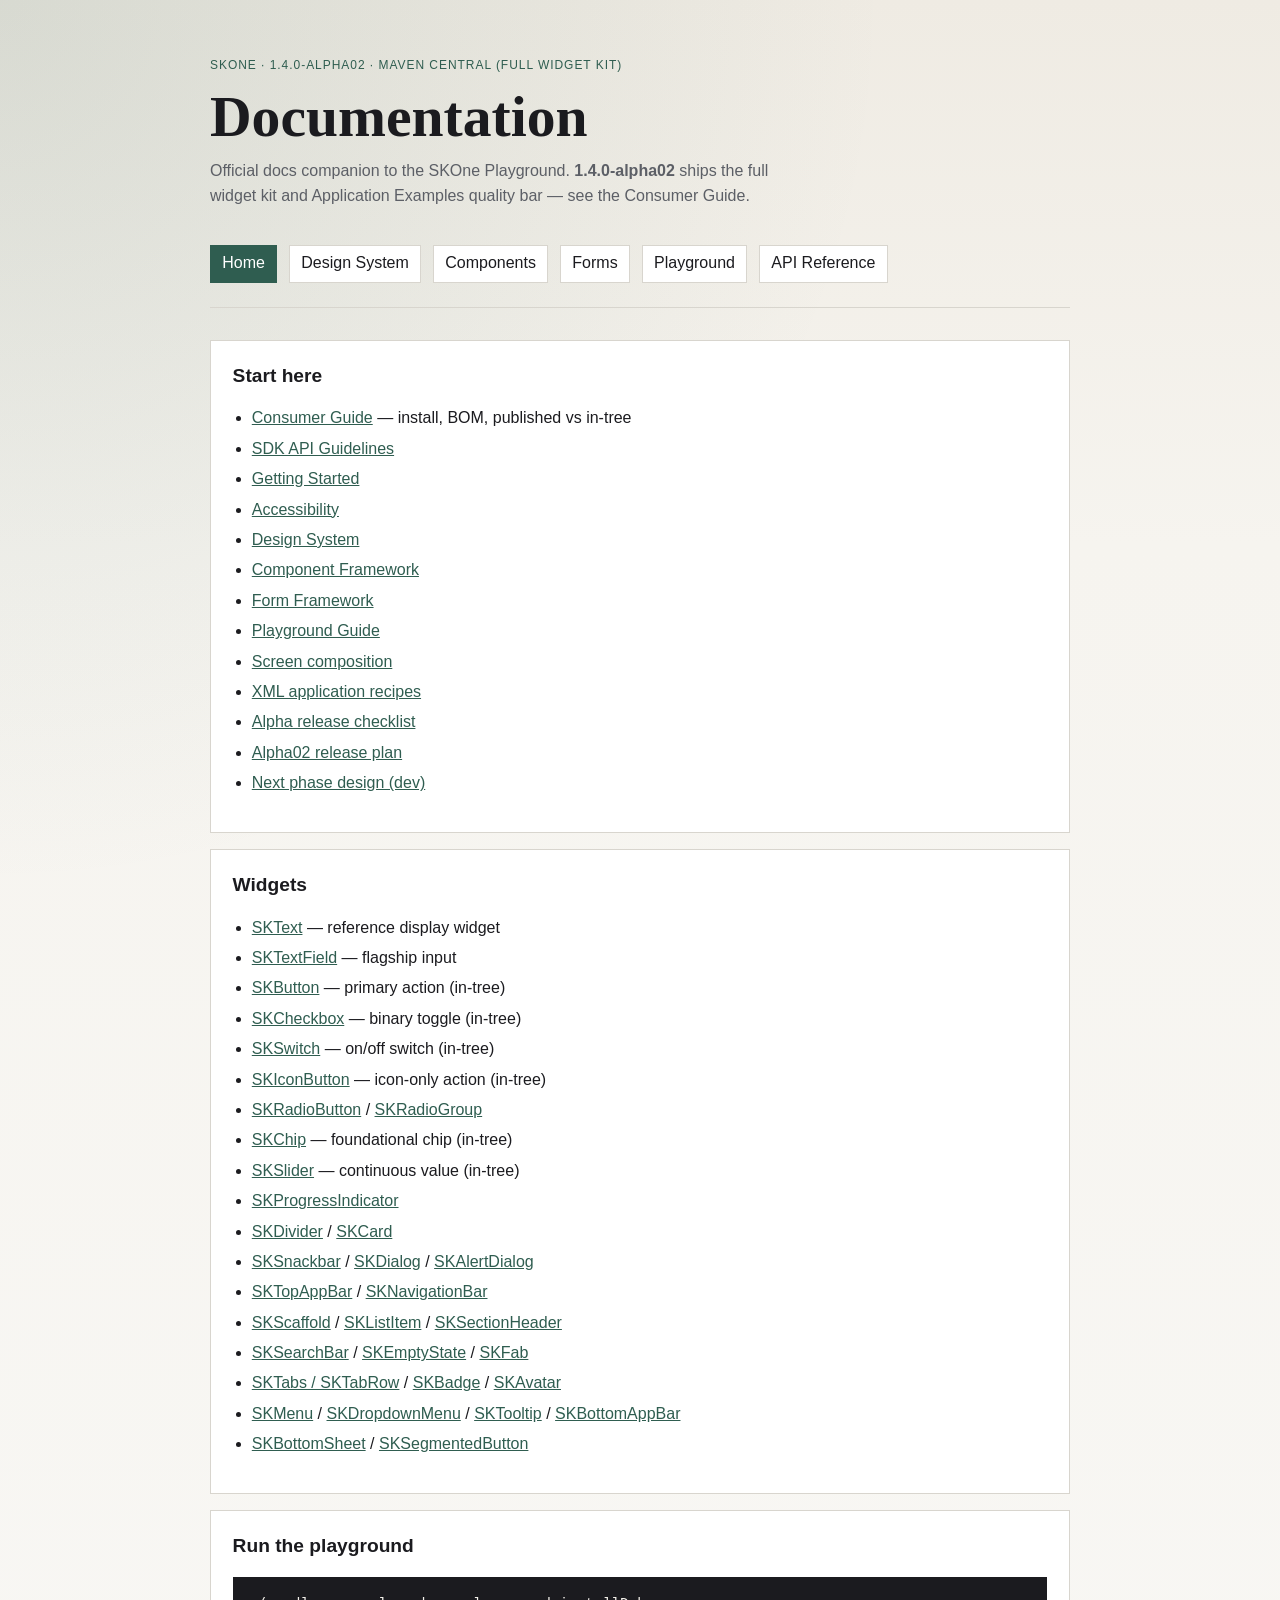
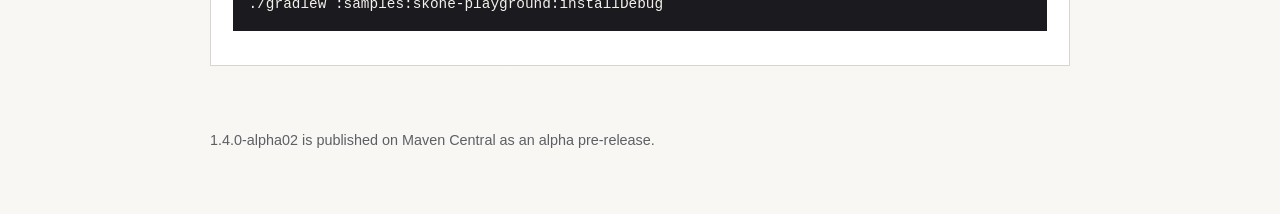
<file: docs-site/index.html>
<!DOCTYPE html>
<html lang="en">
<head>
  <meta charset="utf-8" />
  <meta name="viewport" content="width=device-width, initial-scale=1" />
  <title>SKOne Docs</title>
  <link rel="stylesheet" href="assets/style.css" />
</head>
<body>
  <header class="hero">
    <p class="eyebrow">SKOne · 1.4.0-alpha02 · Maven Central (full widget kit)</p>
    <h1>Documentation</h1>
    <p class="lede">Official docs companion to the SKOne Playground. <strong>1.4.0-alpha02</strong> ships the full widget kit and Application Examples quality bar — see the Consumer Guide.</p>
  </header>
  <nav class="toc">
    <a href="index.html" aria-current="page">Home</a>
    <a href="design-system.html">Design System</a>
    <a href="components.html">Components</a>
    <a href="forms.html">Forms</a>
    <a href="playground.html">Playground</a>
    <a href="api/index.html">API Reference</a>
  </nav>
  <main>
    <section>
      <h2>Start here</h2>
      <ul>
        <li><a href="../docs/CONSUMER_GUIDE.md">Consumer Guide</a> — install, BOM, published vs in-tree</li>
        <li><a href="../docs/SDK_API_GUIDELINES.md">SDK API Guidelines</a></li>
        <li><a href="../docs/GETTING_STARTED.md">Getting Started</a></li>
        <li><a href="../docs/ACCESSIBILITY.md">Accessibility</a></li>
        <li><a href="../docs/DESIGN_SYSTEM.md">Design System</a></li>
        <li><a href="../docs/COMPONENT_FRAMEWORK.md">Component Framework</a></li>
        <li><a href="../docs/FORM_FRAMEWORK.md">Form Framework</a></li>
        <li><a href="../docs/PLAYGROUND.md">Playground Guide</a></li>
        <li><a href="../docs/architecture/SCREEN_COMPOSITION.md">Screen composition</a></li>
        <li><a href="../docs/architecture/XML_APPLICATION_RECIPES.md">XML application recipes</a></li>
        <li><a href="../docs/release/ALPHA_RELEASE_CHECKLIST.md">Alpha release checklist</a></li>
        <li><a href="../docs/release/ALPHA02_RELEASE_PLAN.md">Alpha02 release plan</a></li>
        <li><a href="../docs/architecture/NEXT_PHASE_DESIGN.md">Next phase design (dev)</a></li>
      </ul>
    </section>
    <section>
      <h2>Widgets</h2>
      <ul>
        <li><a href="../docs/WIDGETS_SKTEXT.md">SKText</a> — reference display widget</li>
        <li><a href="../docs/WIDGETS_SKTEXTFIELD.md">SKTextField</a> — flagship input</li>
        <li><a href="../docs/WIDGETS_SKBUTTON.md">SKButton</a> — primary action (in-tree)</li>
        <li><a href="../docs/WIDGETS_SKCHECKBOX.md">SKCheckbox</a> — binary toggle (in-tree)</li>
        <li><a href="../docs/WIDGETS_SKSWITCH.md">SKSwitch</a> — on/off switch (in-tree)</li>
        <li><a href="../docs/WIDGETS_SKICONBUTTON.md">SKIconButton</a> — icon-only action (in-tree)</li>
        <li><a href="../docs/WIDGETS_SKRADIOBUTTON.md">SKRadioButton</a> / <a href="../docs/WIDGETS_SKRADIOGROUP.md">SKRadioGroup</a></li>
        <li><a href="../docs/WIDGETS_SKCHIP.md">SKChip</a> — foundational chip (in-tree)</li>
        <li><a href="../docs/WIDGETS_SKSLIDER.md">SKSlider</a> — continuous value (in-tree)</li>
        <li><a href="../docs/WIDGETS_SKPROGRESSINDICATOR.md">SKProgressIndicator</a></li>
        <li><a href="../docs/WIDGETS_SKDIVIDER.md">SKDivider</a> / <a href="../docs/WIDGETS_SKCARD.md">SKCard</a></li>
        <li><a href="../docs/WIDGETS_SKSNACKBAR.md">SKSnackbar</a> / <a href="../docs/WIDGETS_SKDIALOG.md">SKDialog</a> / <a href="../docs/WIDGETS_SKALERTDIALOG.md">SKAlertDialog</a></li>
        <li><a href="../docs/WIDGETS_SKTOPAPPBAR.md">SKTopAppBar</a> / <a href="../docs/WIDGETS_SKNAVIGATIONBAR.md">SKNavigationBar</a></li>
        <li><a href="../docs/WIDGETS_SKSCAFFOLD.md">SKScaffold</a> / <a href="../docs/WIDGETS_SKLISTITEM.md">SKListItem</a> / <a href="../docs/WIDGETS_SKSECTIONHEADER.md">SKSectionHeader</a></li>
        <li><a href="../docs/WIDGETS_SKSEARCHBAR.md">SKSearchBar</a> / <a href="../docs/WIDGETS_SKEMPTYSTATE.md">SKEmptyState</a> / <a href="../docs/WIDGETS_SKFAB.md">SKFab</a></li>
        <li><a href="../docs/WIDGETS_SKTABS.md">SKTabs / SKTabRow</a> / <a href="../docs/WIDGETS_SKBADGE.md">SKBadge</a> / <a href="../docs/WIDGETS_SKAVATAR.md">SKAvatar</a></li>
        <li><a href="../docs/WIDGETS_SKMENU.md">SKMenu</a> / <a href="../docs/WIDGETS_SKDROPDOWNMENU.md">SKDropdownMenu</a> / <a href="../docs/WIDGETS_SKTOOLTIP.md">SKTooltip</a> / <a href="../docs/WIDGETS_SKBOTTOMAPPBAR.md">SKBottomAppBar</a></li>
        <li><a href="../docs/WIDGETS_SKBOTTOMSHEET.md">SKBottomSheet</a> / <a href="../docs/WIDGETS_SKSEGMENTEDBUTTON.md">SKSegmentedButton</a></li>
      </ul>
    </section>
    <section>
      <h2>Run the playground</h2>
      <pre><code>./gradlew :samples:skone-playground:installDebug</code></pre>
    </section>
  </main>
  <footer>
    <p>1.4.0-alpha02 is published on Maven Central as an alpha pre-release.</p>
  </footer>
</body>
</html>
</file>
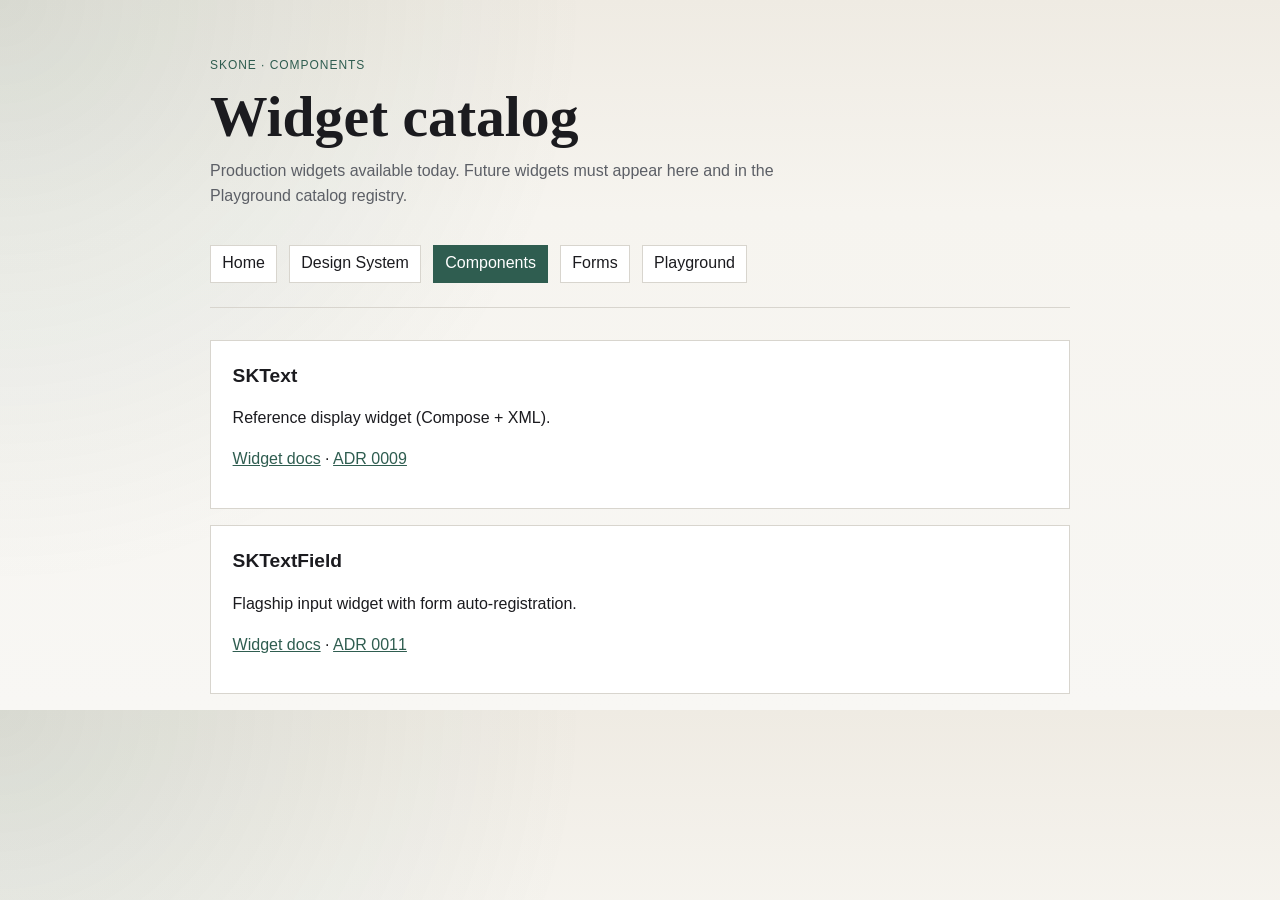
<file: docs-site/components.html>
<!DOCTYPE html>
<html lang="en">
<head>
  <meta charset="utf-8" />
  <meta name="viewport" content="width=device-width, initial-scale=1" />
  <title>Components · SKOne</title>
  <link rel="stylesheet" href="assets/style.css" />
</head>
<body>
  <header class="hero">
    <p class="eyebrow">SKOne · Components</p>
    <h1>Widget catalog</h1>
    <p class="lede">Production widgets available today. Future widgets must appear here and in the Playground catalog registry.</p>
  </header>
  <nav class="toc">
    <a href="index.html">Home</a>
    <a href="design-system.html">Design System</a>
    <a href="components.html" aria-current="page">Components</a>
    <a href="forms.html">Forms</a>
    <a href="playground.html">Playground</a>
  </nav>
  <main>
    <section>
      <h2>SKText</h2>
      <p>Reference display widget (Compose + XML).</p>
      <p><a href="../docs/WIDGETS_SKTEXT.md">Widget docs</a> · <a href="../docs/adr/0009-sktext-reference-widget.md">ADR 0009</a></p>
    </section>
    <section>
      <h2>SKTextField</h2>
      <p>Flagship input widget with form auto-registration.</p>
      <p><a href="../docs/WIDGETS_SKTEXTFIELD.md">Widget docs</a> · <a href="../docs/adr/0011-sktextfield-flagship-input.md">ADR 0011</a></p>
    </section>
  </main>
</body>
</html>
</file>
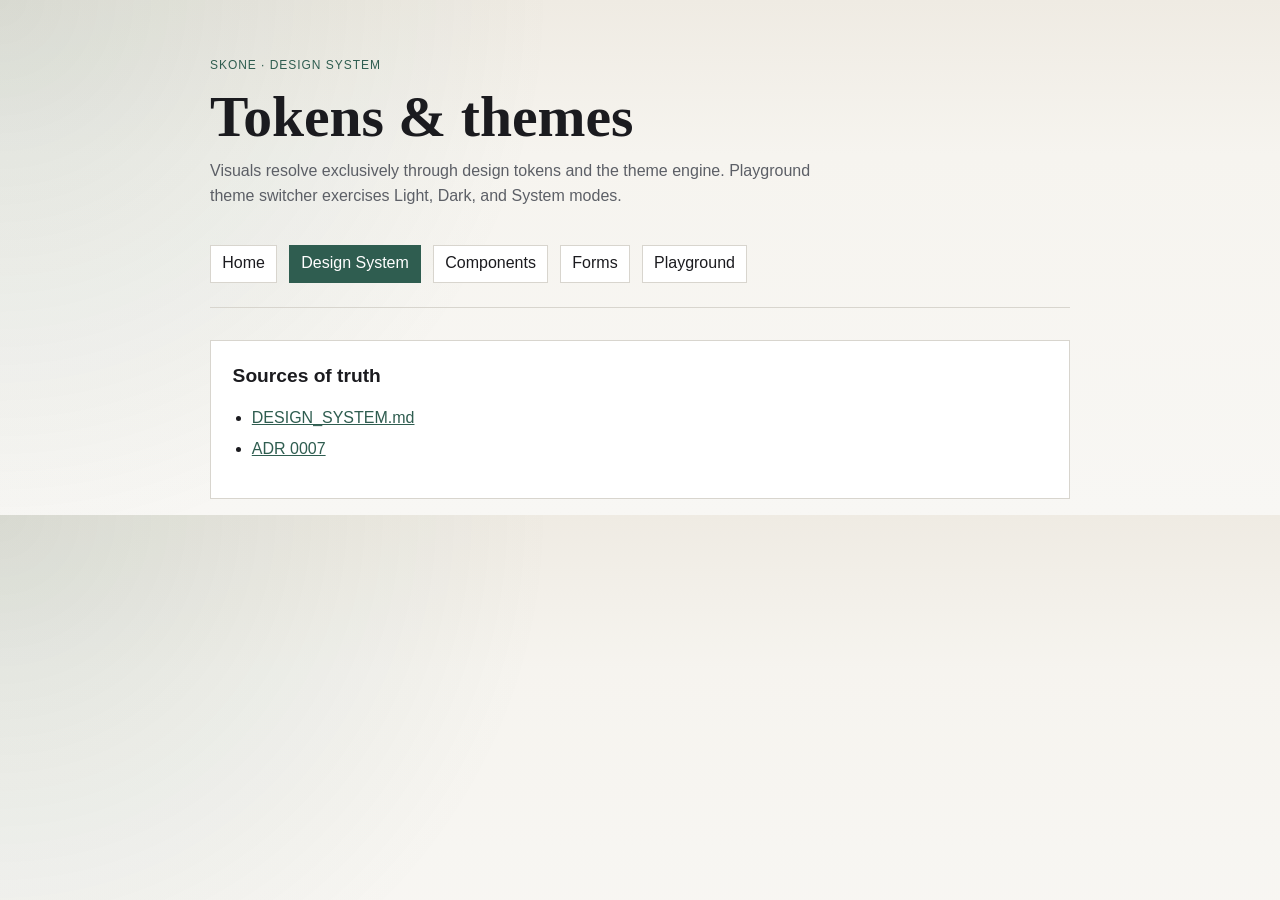
<file: docs-site/design-system.html>
<!DOCTYPE html>
<html lang="en">
<head>
  <meta charset="utf-8" />
  <meta name="viewport" content="width=device-width, initial-scale=1" />
  <title>Design System · SKOne</title>
  <link rel="stylesheet" href="assets/style.css" />
</head>
<body>
  <header class="hero">
    <p class="eyebrow">SKOne · Design System</p>
    <h1>Tokens &amp; themes</h1>
    <p class="lede">Visuals resolve exclusively through design tokens and the theme engine. Playground theme switcher exercises Light, Dark, and System modes.</p>
  </header>
  <nav class="toc">
    <a href="index.html">Home</a>
    <a href="design-system.html" aria-current="page">Design System</a>
    <a href="components.html">Components</a>
    <a href="forms.html">Forms</a>
    <a href="playground.html">Playground</a>
  </nav>
  <main>
    <section>
      <h2>Sources of truth</h2>
      <ul>
        <li><a href="../docs/DESIGN_SYSTEM.md">DESIGN_SYSTEM.md</a></li>
        <li><a href="../docs/adr/0007-design-system-theme-engine.md">ADR 0007</a></li>
      </ul>
    </section>
  </main>
</body>
</html>
</file>
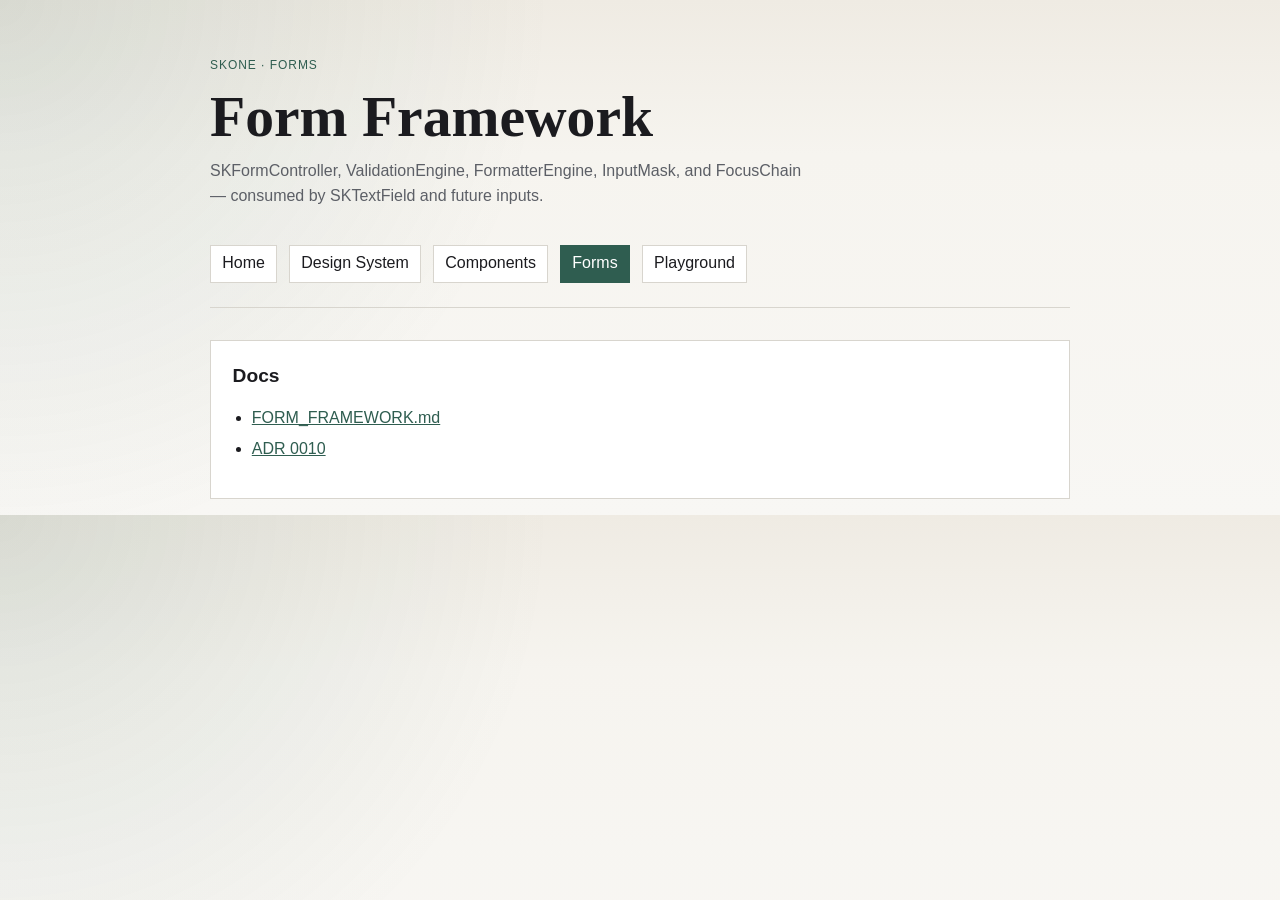
<file: docs-site/forms.html>
<!DOCTYPE html>
<html lang="en">
<head>
  <meta charset="utf-8" />
  <meta name="viewport" content="width=device-width, initial-scale=1" />
  <title>Forms · SKOne</title>
  <link rel="stylesheet" href="assets/style.css" />
</head>
<body>
  <header class="hero">
    <p class="eyebrow">SKOne · Forms</p>
    <h1>Form Framework</h1>
    <p class="lede">SKFormController, ValidationEngine, FormatterEngine, InputMask, and FocusChain — consumed by SKTextField and future inputs.</p>
  </header>
  <nav class="toc">
    <a href="index.html">Home</a>
    <a href="design-system.html">Design System</a>
    <a href="components.html">Components</a>
    <a href="forms.html" aria-current="page">Forms</a>
    <a href="playground.html">Playground</a>
  </nav>
  <main>
    <section>
      <h2>Docs</h2>
      <ul>
        <li><a href="../docs/FORM_FRAMEWORK.md">FORM_FRAMEWORK.md</a></li>
        <li><a href="../docs/adr/0010-form-framework.md">ADR 0010</a></li>
      </ul>
    </section>
  </main>
</body>
</html>
</file>
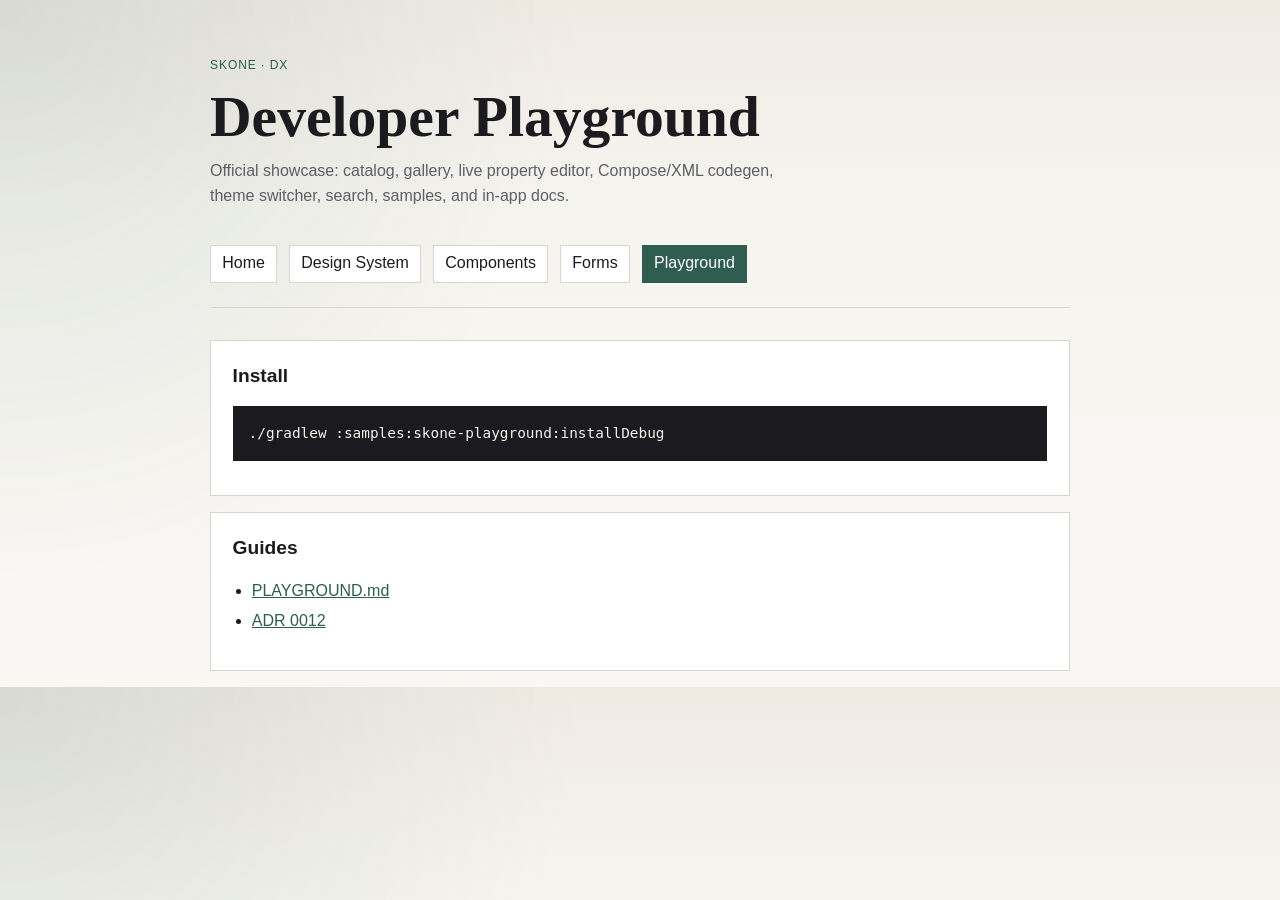
<file: docs-site/playground.html>
<!DOCTYPE html>
<html lang="en">
<head>
  <meta charset="utf-8" />
  <meta name="viewport" content="width=device-width, initial-scale=1" />
  <title>Playground · SKOne</title>
  <link rel="stylesheet" href="assets/style.css" />
</head>
<body>
  <header class="hero">
    <p class="eyebrow">SKOne · DX</p>
    <h1>Developer Playground</h1>
    <p class="lede">Official showcase: catalog, gallery, live property editor, Compose/XML codegen, theme switcher, search, samples, and in-app docs.</p>
  </header>
  <nav class="toc">
    <a href="index.html">Home</a>
    <a href="design-system.html">Design System</a>
    <a href="components.html">Components</a>
    <a href="forms.html">Forms</a>
    <a href="playground.html" aria-current="page">Playground</a>
  </nav>
  <main>
    <section>
      <h2>Install</h2>
      <pre><code>./gradlew :samples:skone-playground:installDebug</code></pre>
    </section>
    <section>
      <h2>Guides</h2>
      <ul>
        <li><a href="../docs/PLAYGROUND.md">PLAYGROUND.md</a></li>
        <li><a href="../docs/adr/0012-developer-experience-playground.md">ADR 0012</a></li>
      </ul>
    </section>
  </main>
</body>
</html>
</file>
<file: docs-site/assets/style.css>
:root {
  --bg: #f6f4ef;
  --ink: #1b1b1f;
  --muted: #5c5f66;
  --accent: #2f5d50;
  --card: #ffffff;
  --line: #d8d5ce;
  --mono: "IBM Plex Mono", ui-monospace, monospace;
  --sans: "Source Sans 3", "Segoe UI", sans-serif;
  --display: "Fraunces", Georgia, serif;
}

* { box-sizing: border-box; }
body {
  margin: 0;
  font-family: var(--sans);
  color: var(--ink);
  background:
    radial-gradient(circle at top left, rgba(47, 93, 80, 0.12), transparent 40%),
    linear-gradient(180deg, #efebe3 0%, var(--bg) 30%, #f8f7f4 100%);
  line-height: 1.55;
}
.hero, main, footer, .toc {
  width: min(860px, calc(100% - 2rem));
  margin-inline: auto;
}
.hero { padding: 3.5rem 0 1.5rem; }
.eyebrow {
  letter-spacing: 0.08em;
  text-transform: uppercase;
  font-size: 0.75rem;
  color: var(--accent);
  margin: 0 0 0.75rem;
}
h1 {
  font-family: var(--display);
  font-weight: 560;
  font-size: clamp(2.4rem, 6vw, 3.6rem);
  line-height: 1.05;
  margin: 0 0 0.75rem;
}
.lede { max-width: 38rem; color: var(--muted); margin: 0; }
.toc {
  display: flex;
  flex-wrap: wrap;
  gap: 0.75rem;
  padding: 0.75rem 0 1.5rem;
  border-bottom: 1px solid var(--line);
  margin-bottom: 2rem;
}
.toc a {
  color: var(--ink);
  text-decoration: none;
  padding: 0.35rem 0.7rem;
  border: 1px solid var(--line);
  background: var(--card);
}
.toc a[aria-current="page"] {
  background: var(--accent);
  color: white;
  border-color: var(--accent);
}
section {
  background: var(--card);
  border: 1px solid var(--line);
  padding: 1.25rem 1.35rem;
  margin-bottom: 1rem;
}
h2 { margin-top: 0; font-size: 1.2rem; }
a { color: var(--accent); }
pre {
  background: #1b1b1f;
  color: #f4f1ea;
  padding: 1rem;
  overflow: auto;
  font-family: var(--mono);
  font-size: 0.9rem;
}
footer {
  padding: 2rem 0 3rem;
  color: var(--muted);
  font-size: 0.9rem;
}
ul { padding-left: 1.2rem; }
li { margin: 0.35rem 0; }
</file>
